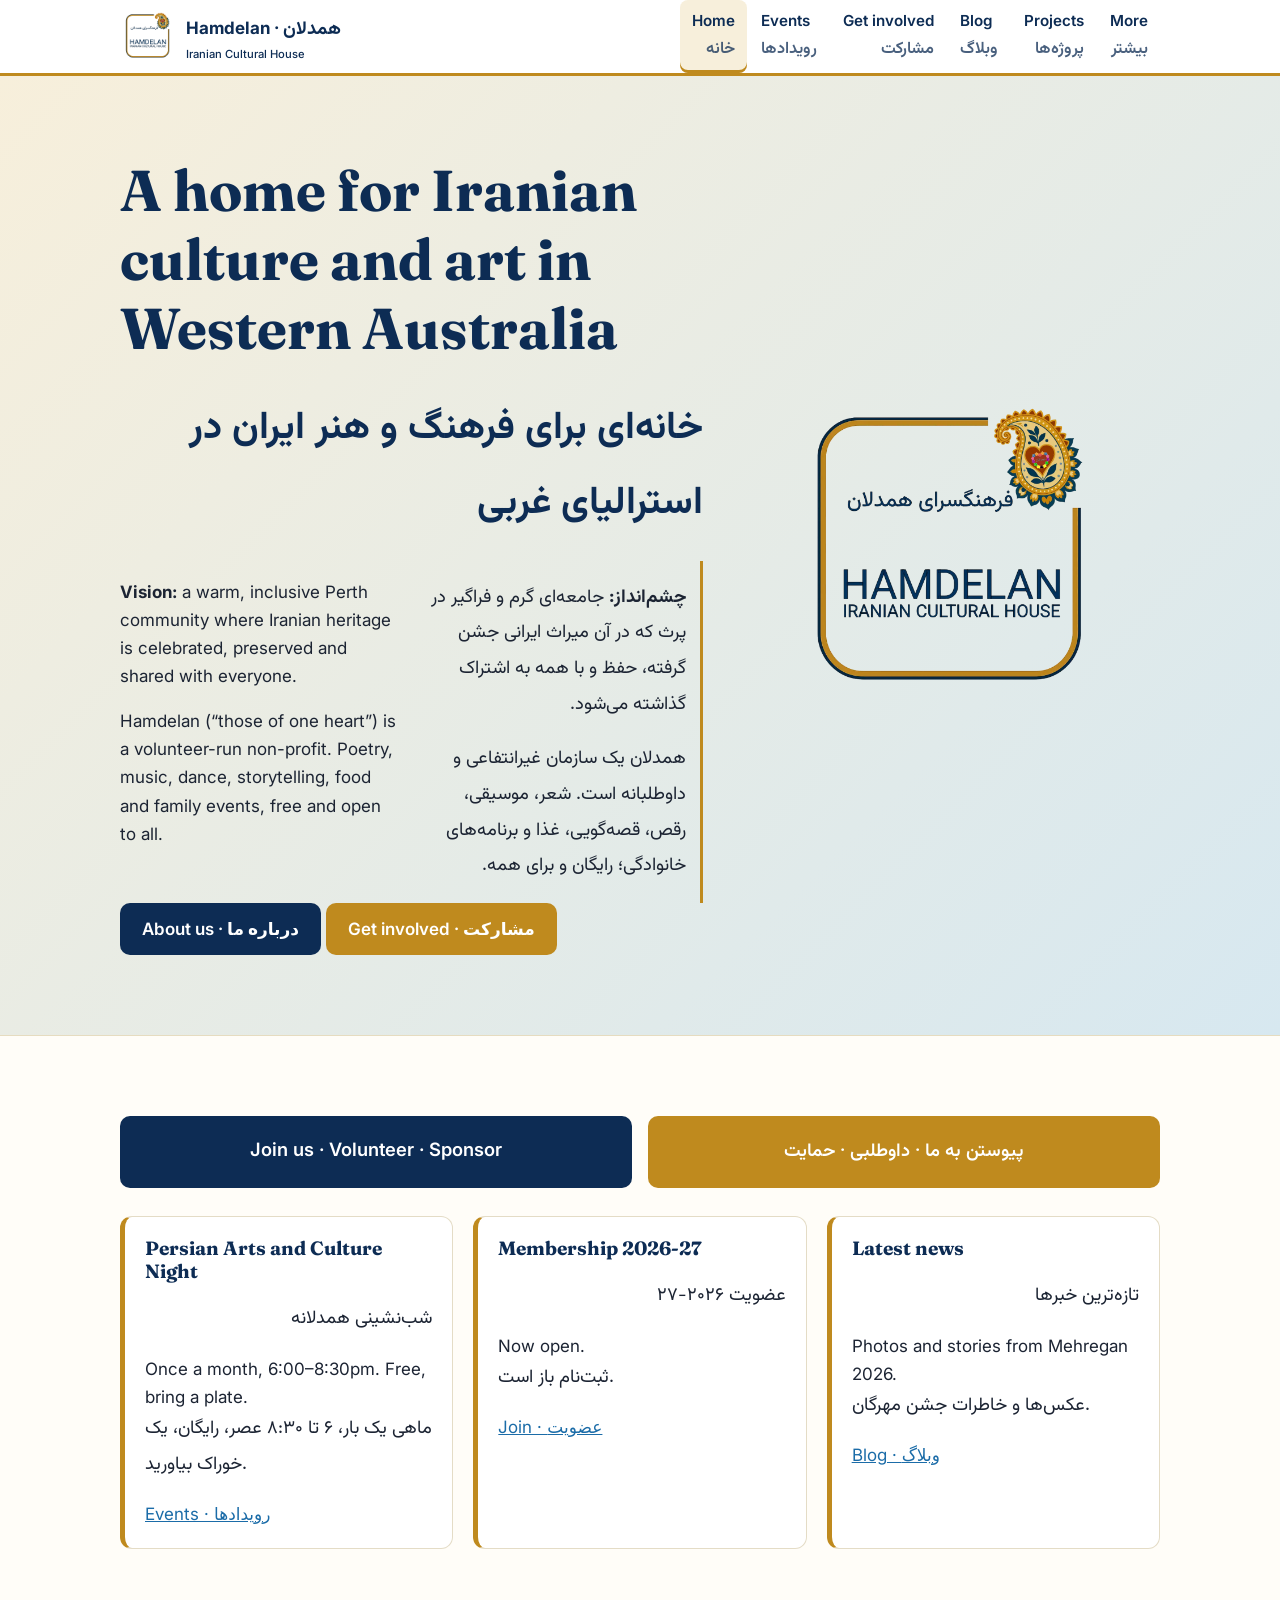
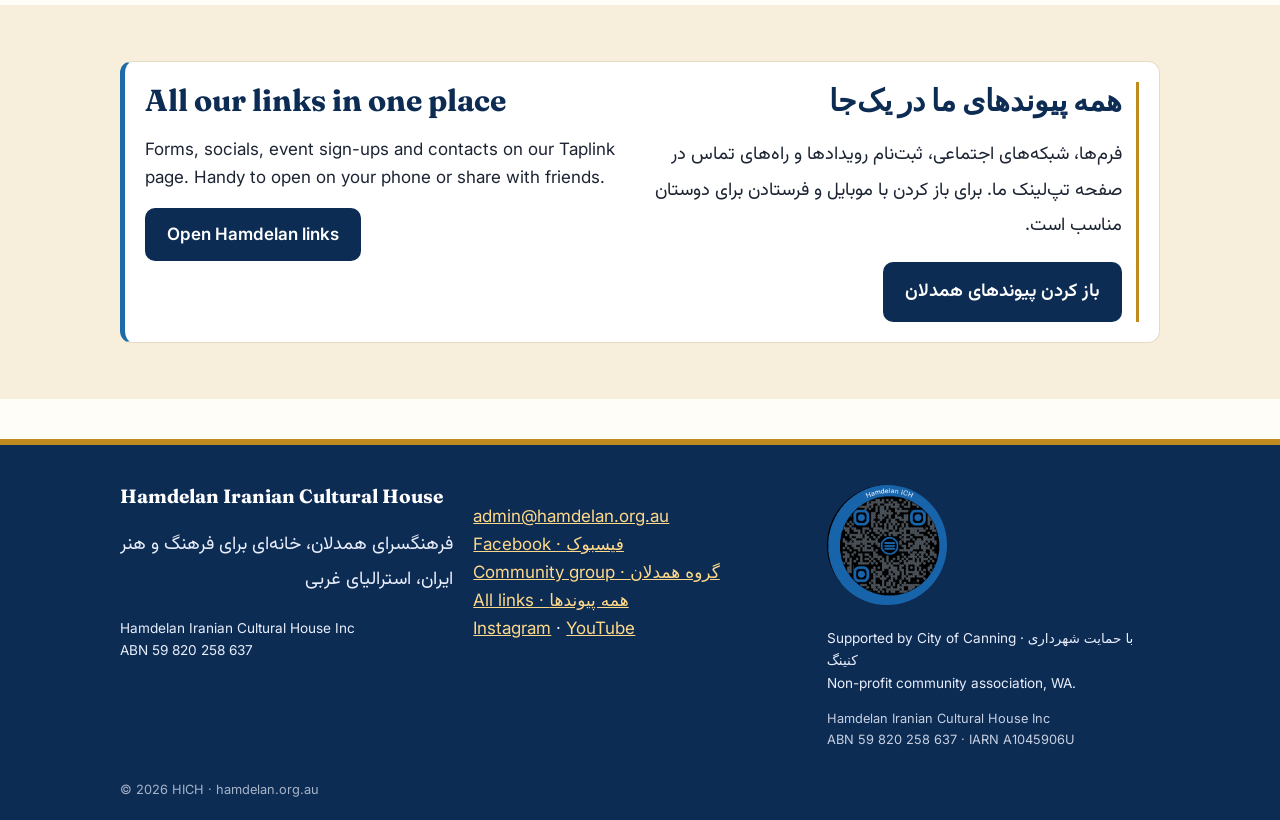
<file: index.html>
<!doctype html><html lang="en"><head><meta charset="utf-8"><meta name="viewport" content="width=device-width,initial-scale=1"><title>Home · Hamdelan Iranian Cultural House · فرهنگسرای همدلان</title><meta name="description" content="Hamdelan Iranian Cultural House (HICH): Iranian culture and art in Western Australia. فرهنگسرای همدلان"><link rel="icon" href="assets/favicon.png"><link rel="preconnect" href="https://fonts.googleapis.com"><link href="https://fonts.googleapis.com/css2?family=Fraunces:wght@600;700&family=Inter:wght@400;600;700&family=Vazirmatn:wght@400;600;700&display=swap" rel="stylesheet"><link rel="stylesheet" href="assets/style.css"></head><body data-page="index"><main id="main">
<div class="hero"><div class="wrap"><div><h1>A home for Iranian culture and art in Western Australia</h1><h1 lang="fa" style="font-size:clamp(1.6rem,3.5vw,2.4rem)">خانه‌ای برای فرهنگ و هنر ایران در استرالیای غربی</h1>
<div class="pair"><div lang="en"><p><b>Vision:</b> a warm, inclusive Perth community where Iranian heritage is celebrated, preserved and shared with everyone.</p><p>Hamdelan (“those of one heart”) is a volunteer-run non-profit. Poetry, music, dance, storytelling, food and family events, free and open to all.</p></div>
<div lang="fa"><p><b>چشم‌انداز:</b> جامعه‌ای گرم و فراگیر در پرث که در آن میراث ایرانی جشن گرفته، حفظ و با همه به اشتراک گذاشته می‌شود.</p><p>همدلان یک سازمان غیرانتفاعی و داوطلبانه است. شعر، موسیقی، رقص، قصه‌گویی، غذا و برنامه‌های خانوادگی؛ رایگان و برای همه.</p></div></div>
<a class="btn" href="more.html#about">About us · درباره ما</a> <a class="btn alt" href="get-involved.html">Get involved · مشارکت</a></div><img src="assets/logo.png" alt="Hamdelan Iranian Cultural House logo"></div></div>
<section><div class="wrap"><div class="big"><a class="btn" href="get-involved.html">Join us · Volunteer · Sponsor</a><a class="btn alt" lang="fa" href="get-involved.html">پیوستن به ما · داوطلبی · حمایت</a></div>
<div class="grid" style="margin-top:28px"><div class="card"><h3>Persian Arts and Culture Night</h3><p lang="fa">شب‌نشینی همدلانه</p><p>Once a month, 6:00–8:30pm. Free, bring a plate.<br><span lang="fa">ماهی یک بار، ۶ تا ۸:۳۰ عصر، رایگان، یک خوراک بیاورید.</span></p><a href="events.html">Events · رویدادها</a></div>
<div class="card"><h3>Membership 2026-27</h3><p lang="fa">عضویت ۲۰۲۶-۲۷</p><p>Now open.<br><span lang="fa">ثبت‌نام باز است.</span></p><a href="get-involved.html">Join · عضویت</a></div>
<div class="card"><h3>Latest news</h3><p lang="fa">تازه‌ترین خبرها</p><p>Photos and stories from Mehregan 2026.<br><span lang="fa">عکس‌ها و خاطرات جشن مهرگان.</span></p><a href="blog.html">Blog · وبلاگ</a></div></div></div></section>
<section class="alt-bg"><div class="wrap"><div class="card pair" style="border-left-color:var(--teal)"><div lang="en"><h2>All our links in one place</h2><p>Forms, socials, event sign-ups and contacts on our Taplink page. Handy to open on your phone or share with friends.</p><a class="btn" href="https://hamdelan.taplink.site/" target="_blank" rel="noopener">Open Hamdelan links</a></div><div lang="fa"><h2>همه پیوندهای ما در یک‌جا</h2><p>فرم‌ها، شبکه‌های اجتماعی، ثبت‌نام رویدادها و راه‌های تماس در صفحه تپ‌لینک ما. برای باز کردن با موبایل و فرستادن برای دوستان مناسب است.</p><a class="btn" href="https://hamdelan.taplink.site/" target="_blank" rel="noopener">باز کردن پیوندهای همدلان</a></div></div></div></section>
</main><script src="assets/site.js"></script></body></html>
</file>
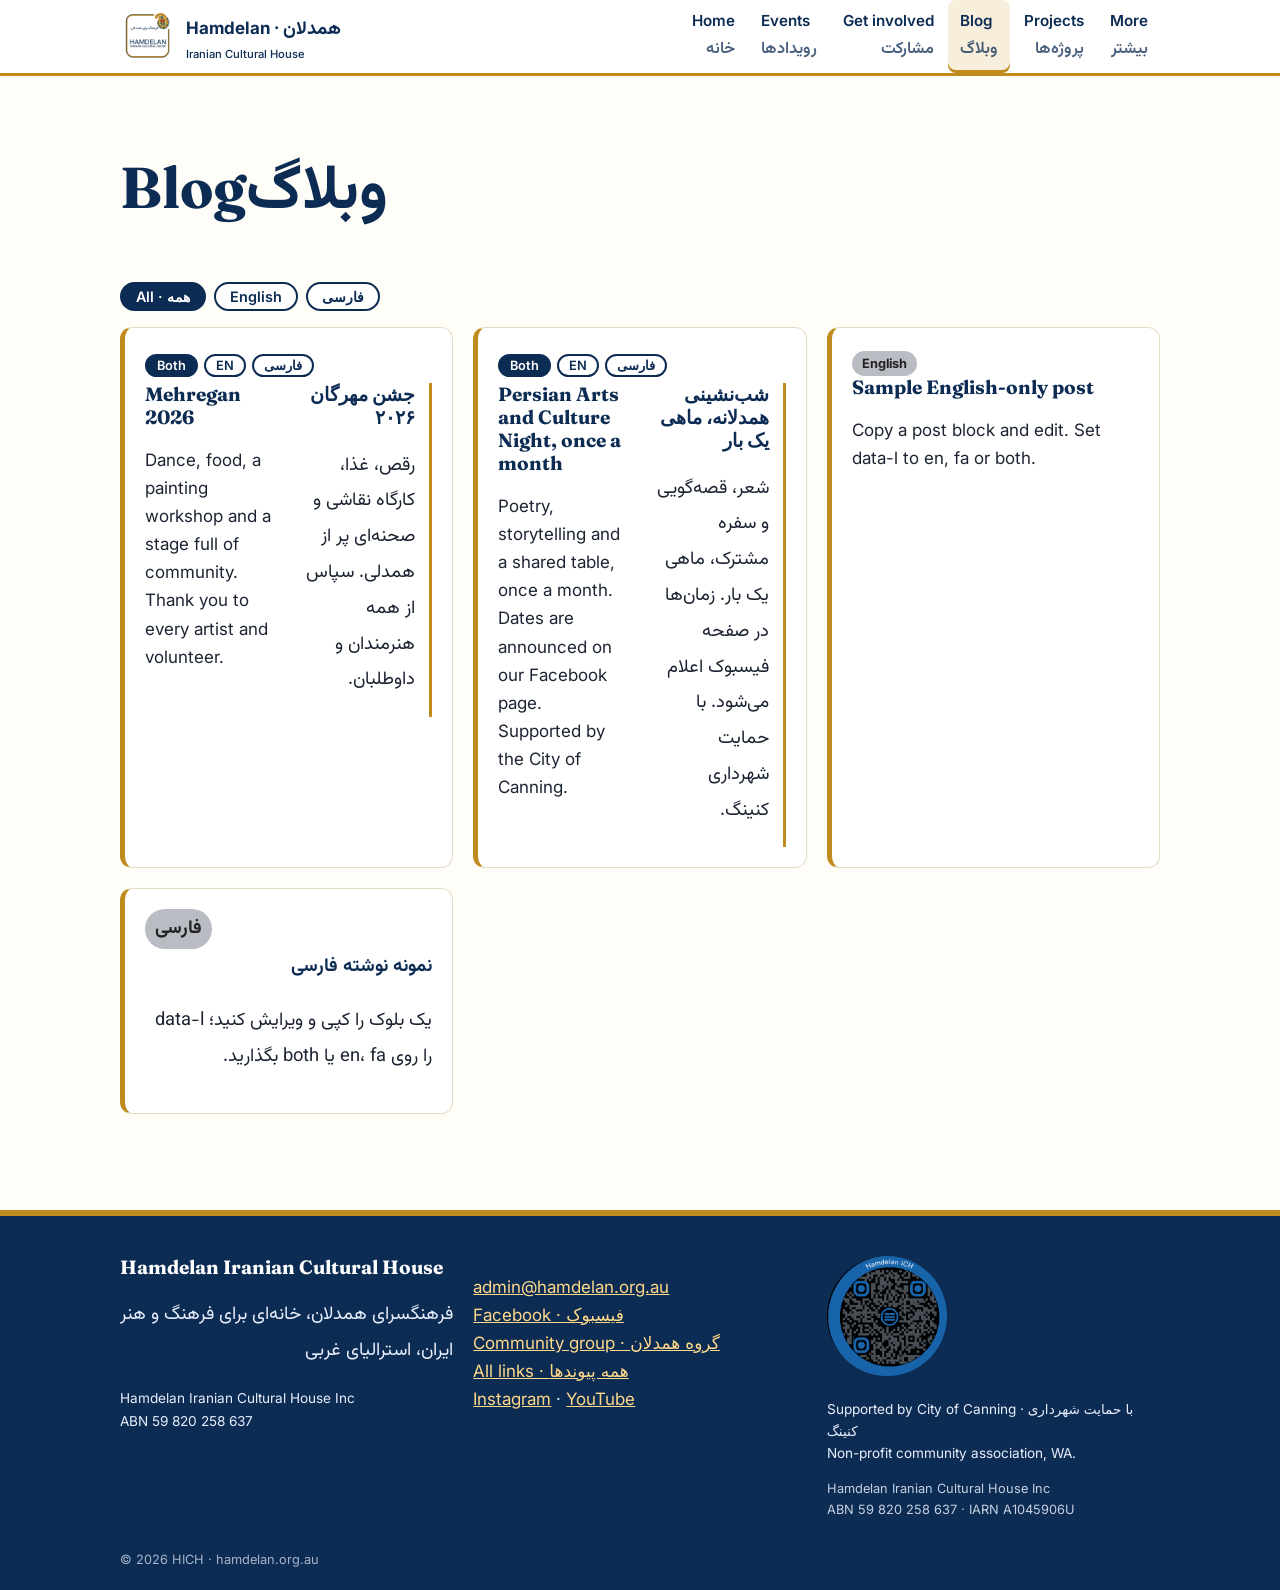
<file: blog.html>
<!doctype html><html lang="en"><head><meta charset="utf-8"><meta name="viewport" content="width=device-width,initial-scale=1"><title>Blog · Hamdelan Iranian Cultural House · فرهنگسرای همدلان</title><meta name="description" content="Hamdelan Iranian Cultural House (HICH): Iranian culture and art in Western Australia. فرهنگسرای همدلان"><link rel="icon" href="assets/favicon.png"><link rel="preconnect" href="https://fonts.googleapis.com"><link href="https://fonts.googleapis.com/css2?family=Fraunces:wght@600;700&family=Inter:wght@400;600;700&family=Vazirmatn:wght@400;600;700&display=swap" rel="stylesheet"><link rel="stylesheet" href="assets/style.css"></head><body data-page="blog"><main id="main">
<section><div class="wrap"><h1 class="bi"><span lang="en">Blog</span><span lang="fa">وبلاگ</span></h1>
<div class="chips"><button class="on" data-f="all">All · همه</button><button data-f="en">English</button><button data-f="fa" lang="fa">فارسی</button></div><div class="grid">
<article class="card post" data-l="both"><div class="tg"><button class="on">Both</button><button data-s="en">EN</button><button data-s="fa" lang="fa">فارسی</button></div><div class="pair"><div lang="en"><h3>Mehregan 2026</h3><p>Dance, food, a painting workshop and a stage full of community. Thank you to every artist and volunteer.</p></div><div lang="fa"><h3>جشن مهرگان ۲۰۲۶</h3><p>رقص، غذا، کارگاه نقاشی و صحنه‌ای پر از همدلی. سپاس از همه هنرمندان و داوطلبان.</p></div></div></article>
<article class="card post" data-l="both"><div class="tg"><button class="on">Both</button><button data-s="en">EN</button><button data-s="fa" lang="fa">فارسی</button></div><div class="pair"><div lang="en"><h3>Persian Arts and Culture Night, once a month</h3><p>Poetry, storytelling and a shared table, once a month. Dates are announced on our Facebook page. Supported by the City of Canning.</p></div><div lang="fa"><h3>شب‌نشینی همدلانه، ماهی یک بار</h3><p>شعر، قصه‌گویی و سفره مشترک، ماهی یک بار. زمان‌ها در صفحه فیسبوک اعلام می‌شود. با حمایت شهرداری کنینگ.</p></div></div></article>
<article class="card post" data-l="en"><span class="tag">English</span><h3>Sample English-only post</h3><p>Copy a post block and edit. Set data-l to en, fa or both.</p></article>
<article class="card post" data-l="fa"><span class="tag" lang="fa">فارسی</span><h3 lang="fa">نمونه نوشته فارسی</h3><p lang="fa">یک بلوک را کپی و ویرایش کنید؛ data-l را روی en، fa یا both بگذارید.</p></article></div></div></section>
</main><script src="assets/site.js"></script></body></html>
</file>
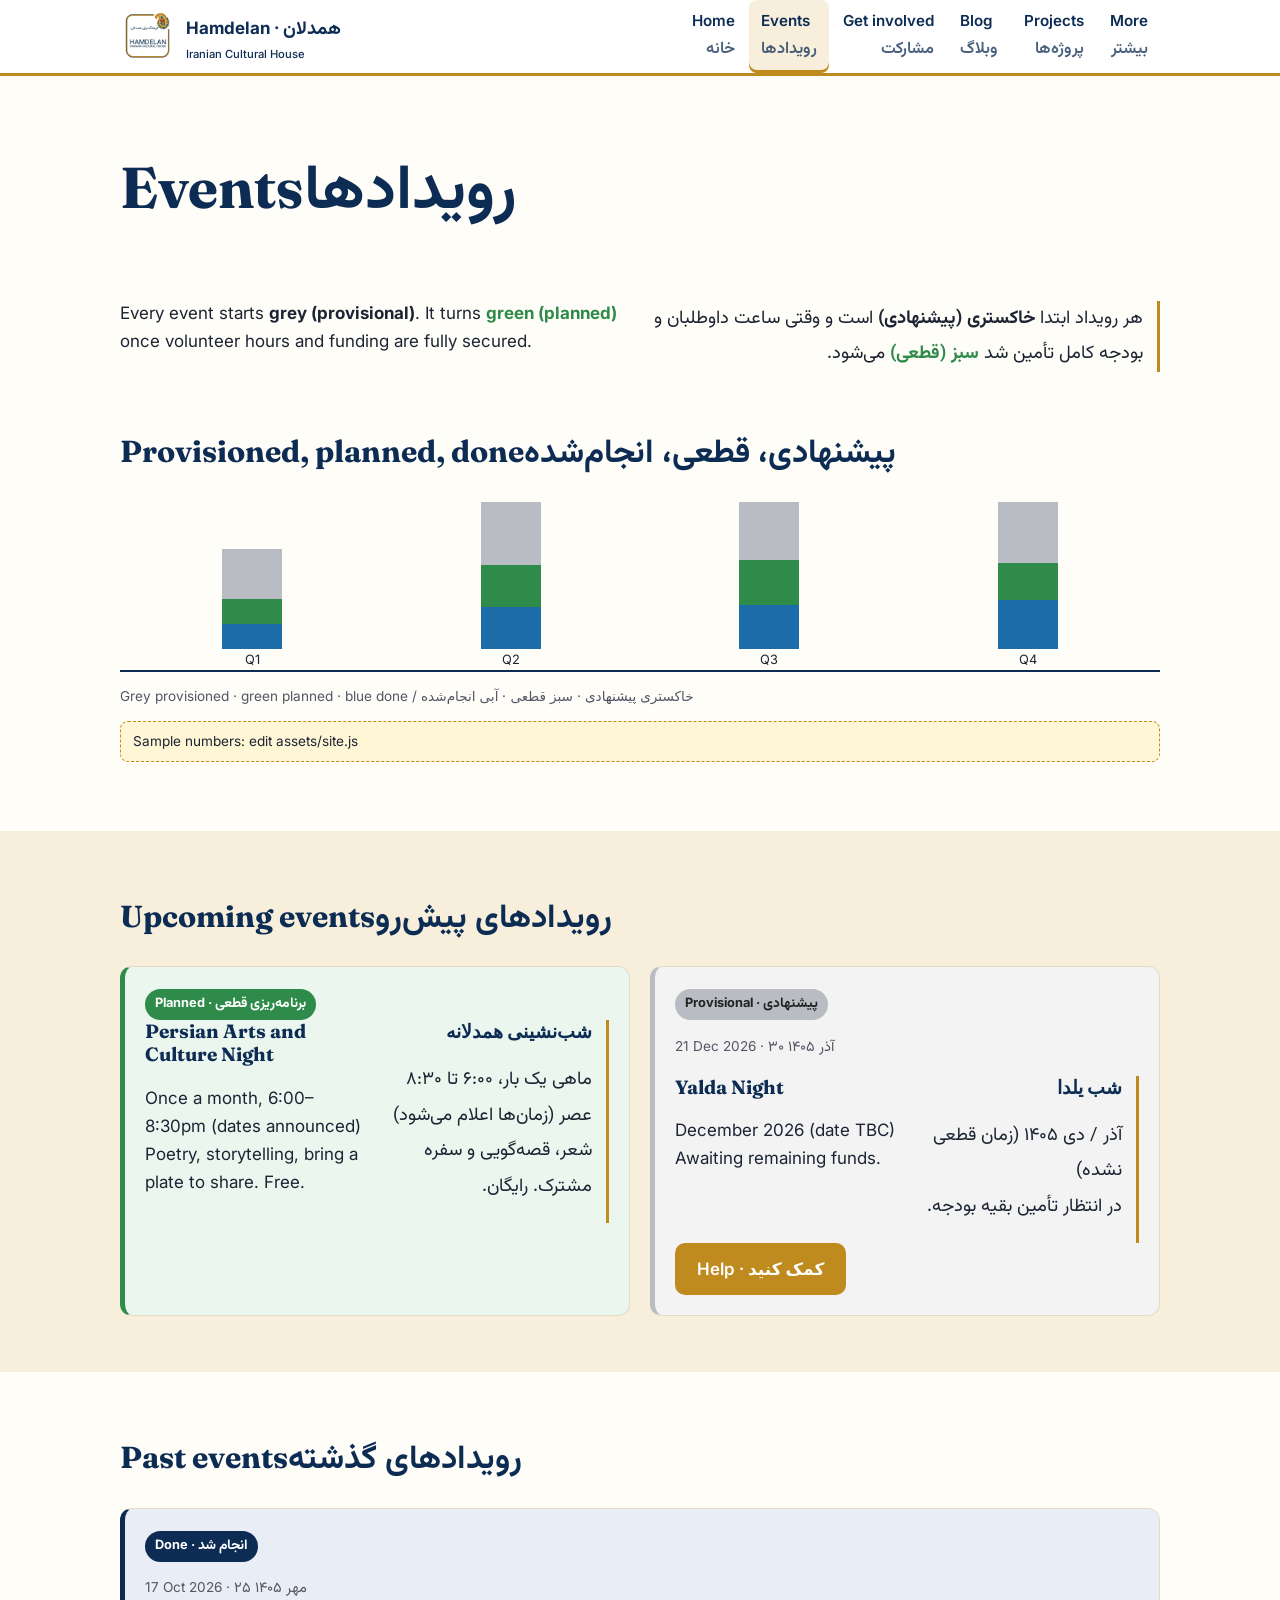
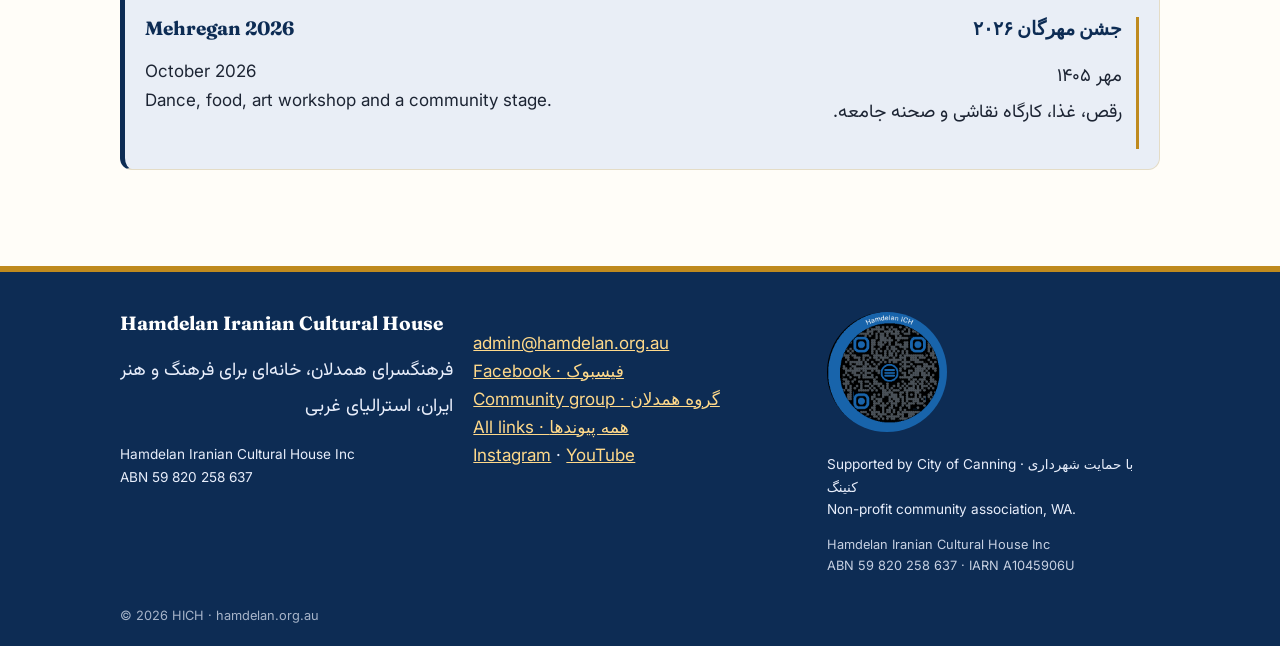
<file: events.html>
<!doctype html><html lang="en"><head><meta charset="utf-8"><meta name="viewport" content="width=device-width,initial-scale=1"><title>Events · Hamdelan Iranian Cultural House · فرهنگسرای همدلان</title><meta name="description" content="Hamdelan Iranian Cultural House (HICH): Iranian culture and art in Western Australia. فرهنگسرای همدلان"><link rel="icon" href="assets/favicon.png"><link rel="preconnect" href="https://fonts.googleapis.com"><link href="https://fonts.googleapis.com/css2?family=Fraunces:wght@600;700&family=Inter:wght@400;600;700&family=Vazirmatn:wght@400;600;700&display=swap" rel="stylesheet"><link rel="stylesheet" href="assets/style.css"></head><body data-page="events"><main id="main">
<section><div class="wrap"><h1 class="bi"><span lang="en">Events</span><span lang="fa">رویدادها</span></h1><div class="pair"><p lang="en">Every event starts <b>grey (provisional)</b>. It turns <b style="color:var(--green)">green (planned)</b> once volunteer hours and funding are fully secured.</p><p lang="fa">هر رویداد ابتدا <b>خاکستری (پیشنهادی)</b> است و وقتی ساعت داوطلبان و بودجه کامل تأمین شد <b style="color:var(--green)">سبز (قطعی)</b> می‌شود.</p></div>
<h2 class="bi" style="margin-top:32px"><span lang="en">Provisioned, planned, done</span><span lang="fa">پیشنهادی، قطعی، انجام‌شده</span></h2><div id="chart" class="chart"></div><p class="lbl">Grey provisioned · green planned · blue done / خاکستری پیشنهادی · سبز قطعی · آبی انجام‌شده</p><p class="note">Sample numbers: edit assets/site.js</p></div></section>
<section class="alt-bg"><div class="wrap"><h2 class="bi"><span lang="en">Upcoming events</span><span lang="fa">رویدادهای پیش‌رو</span></h2><div id="upcoming" class="grid"></div></div></section>
<section><div class="wrap"><h2 class="bi"><span lang="en">Past events</span><span lang="fa">رویدادهای گذشته</span></h2><div id="past" class="grid"></div></div></section>
</main><script src="assets/site.js"></script></body></html>
</file>
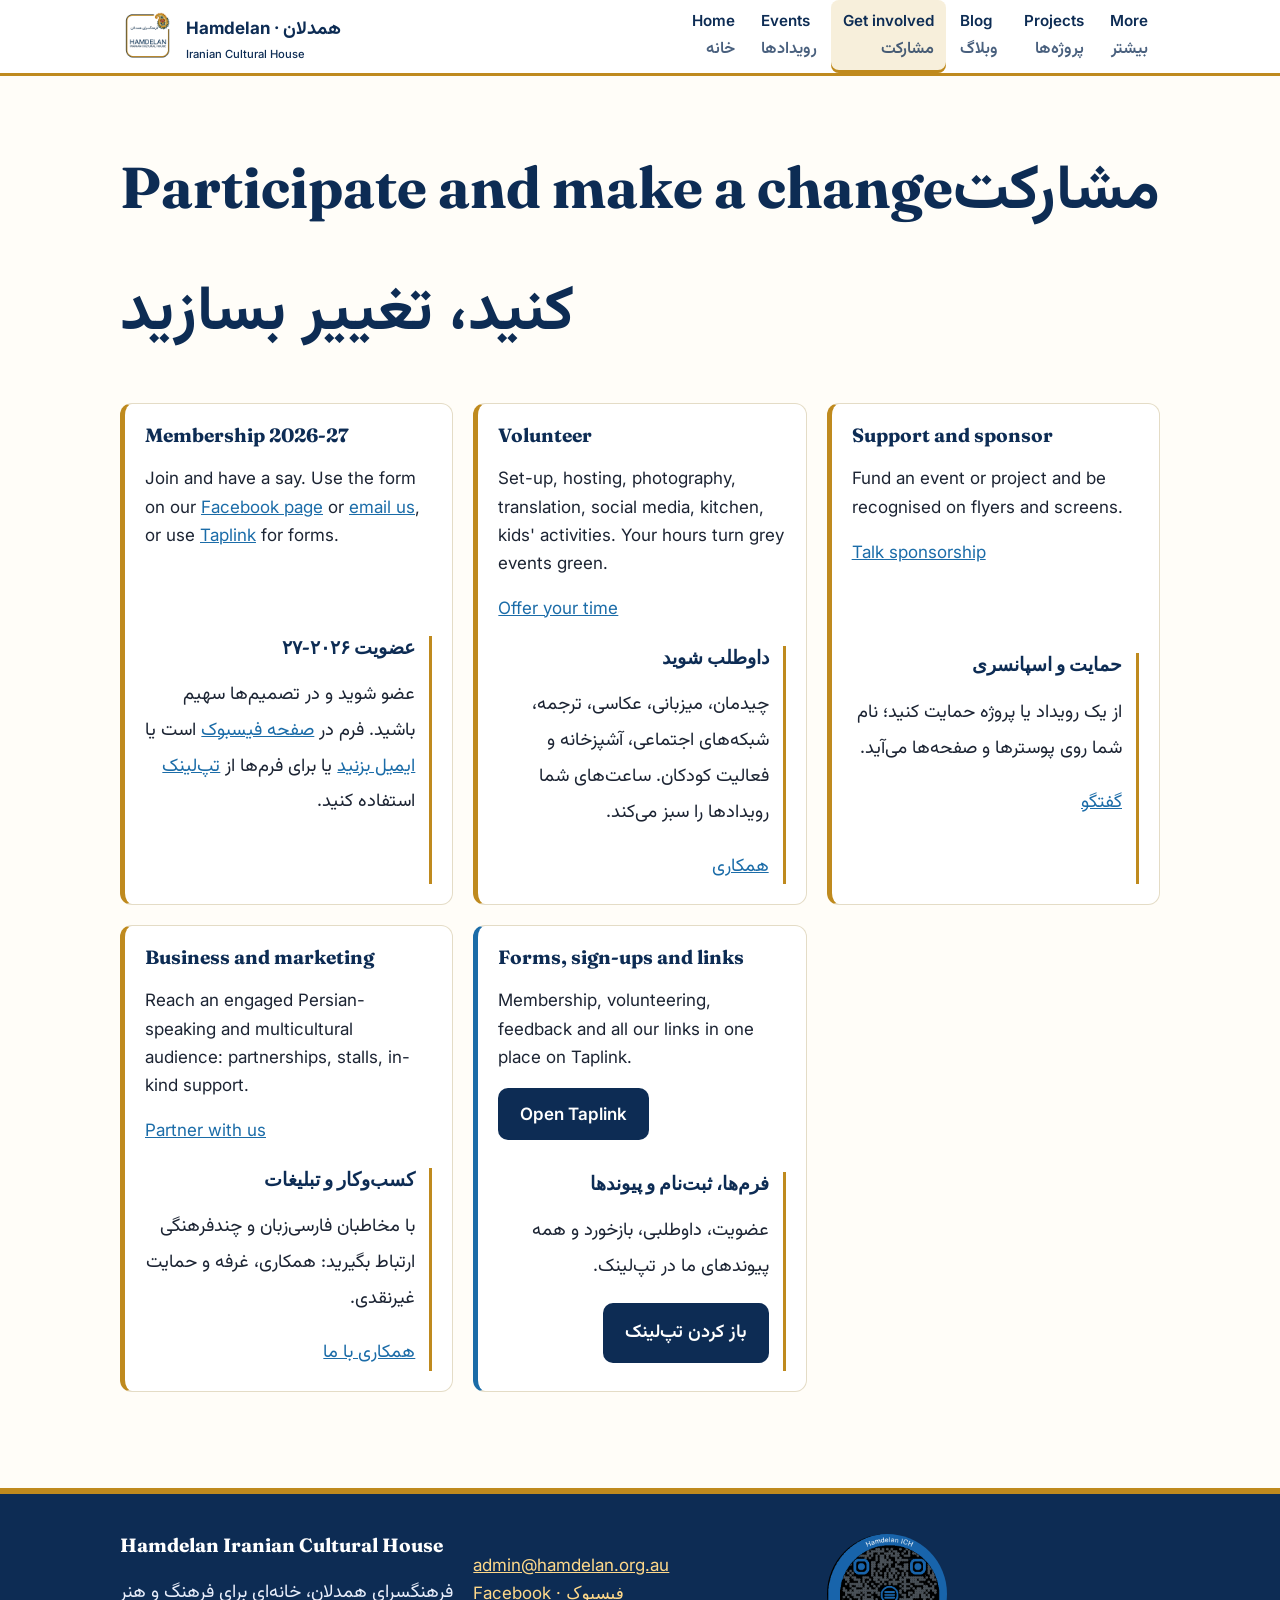
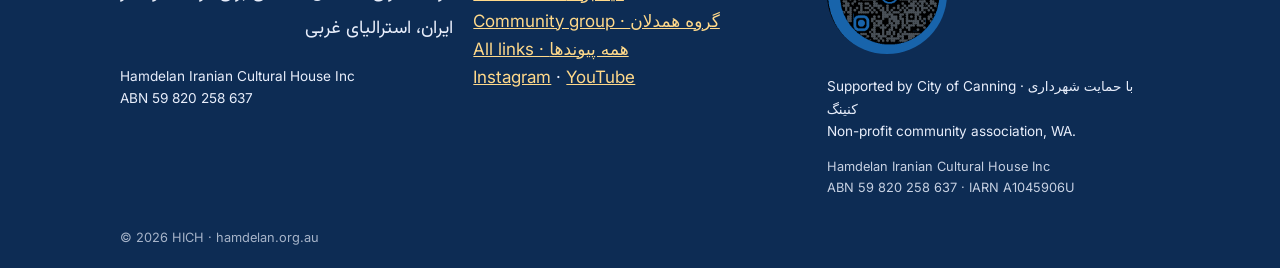
<file: get-involved.html>
<!doctype html><html lang="en"><head><meta charset="utf-8"><meta name="viewport" content="width=device-width,initial-scale=1"><title>Get involved · Hamdelan Iranian Cultural House · فرهنگسرای همدلان</title><meta name="description" content="Hamdelan Iranian Cultural House (HICH): Iranian culture and art in Western Australia. فرهنگسرای همدلان"><link rel="icon" href="assets/favicon.png"><link rel="preconnect" href="https://fonts.googleapis.com"><link href="https://fonts.googleapis.com/css2?family=Fraunces:wght@600;700&family=Inter:wght@400;600;700&family=Vazirmatn:wght@400;600;700&display=swap" rel="stylesheet"><link rel="stylesheet" href="assets/style.css"></head><body data-page="get-involved"><main id="main">
<section><div class="wrap"><h1 class="bi"><span lang="en">Participate and make a change</span><span lang="fa">مشارکت کنید، تغییر بسازید</span></h1><div class="grid">
<div class="card pair" style="grid-template-columns:1fr"><div lang="en"><h3>Membership 2026-27</h3><p>Join and have a say. Use the form on our <a href="https://www.facebook.com/profile.php?id=61584418282990">Facebook page</a> or <a href="mailto:admin@hamdelan.org.au?subject=Membership">email us</a>, or use <a href="https://hamdelan.taplink.site/" target="_blank" rel="noopener">Taplink</a> for forms.</p></div><div lang="fa"><h3>عضویت ۲۰۲۶-۲۷</h3><p>عضو شوید و در تصمیم‌ها سهیم باشید. فرم در <a href="https://www.facebook.com/profile.php?id=61584418282990">صفحه فیسبوک</a> است یا <a href="mailto:admin@hamdelan.org.au?subject=Membership">ایمیل بزنید</a> یا برای فرم‌ها از <a href="https://hamdelan.taplink.site/" target="_blank" rel="noopener">تپ‌لینک</a> استفاده کنید.</p></div></div>
<div class="card pair" style="grid-template-columns:1fr"><div lang="en"><h3>Volunteer</h3><p>Set-up, hosting, photography, translation, social media, kitchen, kids' activities. Your hours turn grey events green.</p><a href="mailto:admin@hamdelan.org.au?subject=Volunteering">Offer your time</a></div><div lang="fa"><h3>داوطلب شوید</h3><p>چیدمان، میزبانی، عکاسی، ترجمه، شبکه‌های اجتماعی، آشپزخانه و فعالیت کودکان. ساعت‌های شما رویدادها را سبز می‌کند.</p><a href="mailto:admin@hamdelan.org.au?subject=Volunteering">همکاری</a></div></div>
<div class="card pair" style="grid-template-columns:1fr"><div lang="en"><h3>Support and sponsor</h3><p>Fund an event or project and be recognised on flyers and screens.</p><a href="mailto:admin@hamdelan.org.au?subject=Sponsorship">Talk sponsorship</a></div><div lang="fa"><h3>حمایت و اسپانسری</h3><p>از یک رویداد یا پروژه حمایت کنید؛ نام شما روی پوسترها و صفحه‌ها می‌آید.</p><a href="mailto:admin@hamdelan.org.au?subject=Sponsorship">گفتگو</a></div></div>
<div class="card pair" style="grid-template-columns:1fr"><div lang="en"><h3>Business and marketing</h3><p>Reach an engaged Persian-speaking and multicultural audience: partnerships, stalls, in-kind support.</p><a href="mailto:admin@hamdelan.org.au?subject=Business">Partner with us</a></div><div lang="fa"><h3>کسب‌وکار و تبلیغات</h3><p>با مخاطبان فارسی‌زبان و چندفرهنگی ارتباط بگیرید: همکاری، غرفه و حمایت غیرنقدی.</p><a href="mailto:admin@hamdelan.org.au?subject=Business">همکاری با ما</a></div></div><div class="card pair" style="grid-template-columns:1fr;border-left-color:var(--teal)"><div lang="en"><h3>Forms, sign-ups and links</h3><p>Membership, volunteering, feedback and all our links in one place on Taplink.</p><a class="btn" href="https://hamdelan.taplink.site/" target="_blank" rel="noopener">Open Taplink</a></div><div lang="fa"><h3>فرم‌ها، ثبت‌نام و پیوندها</h3><p>عضویت، داوطلبی، بازخورد و همه پیوندهای ما در تپ‌لینک.</p><a class="btn" href="https://hamdelan.taplink.site/" target="_blank" rel="noopener">باز کردن تپ‌لینک</a></div></div></div></div></section>
</main><script src="assets/site.js"></script></body></html>
</file>
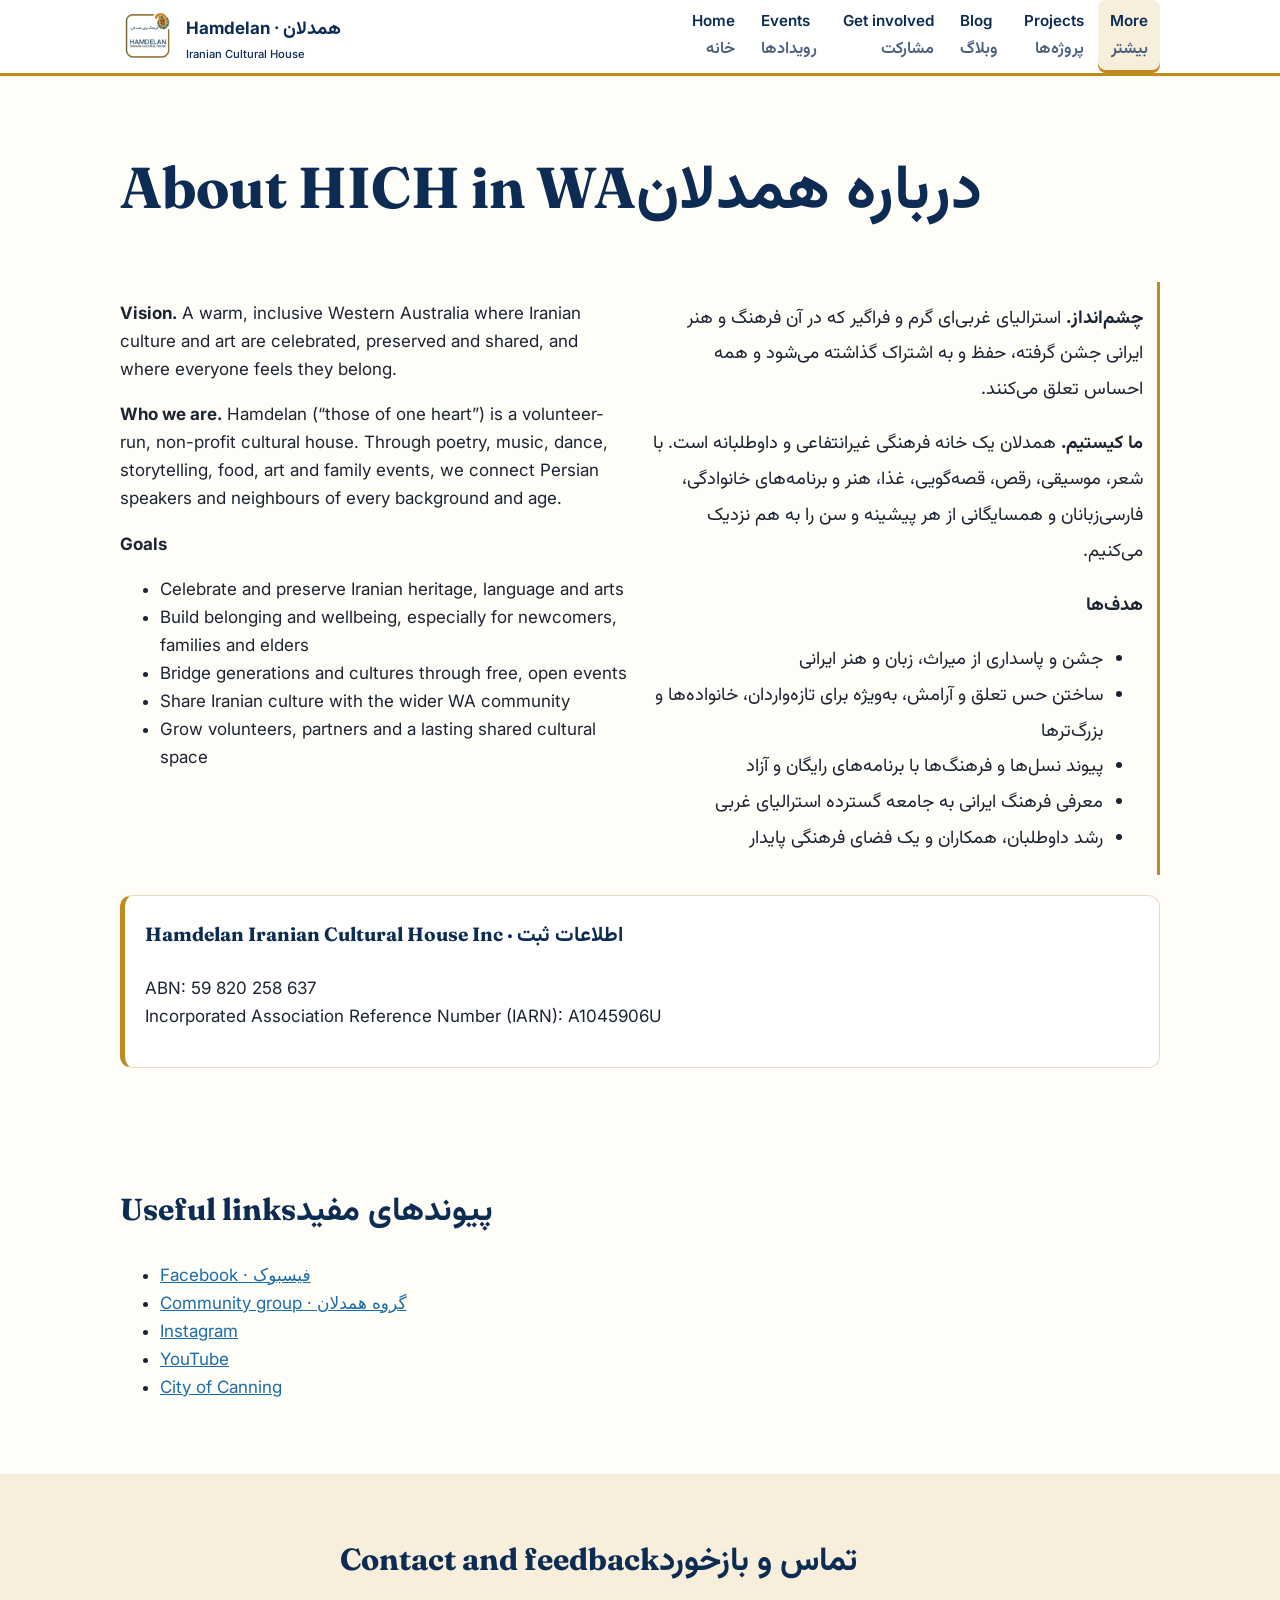
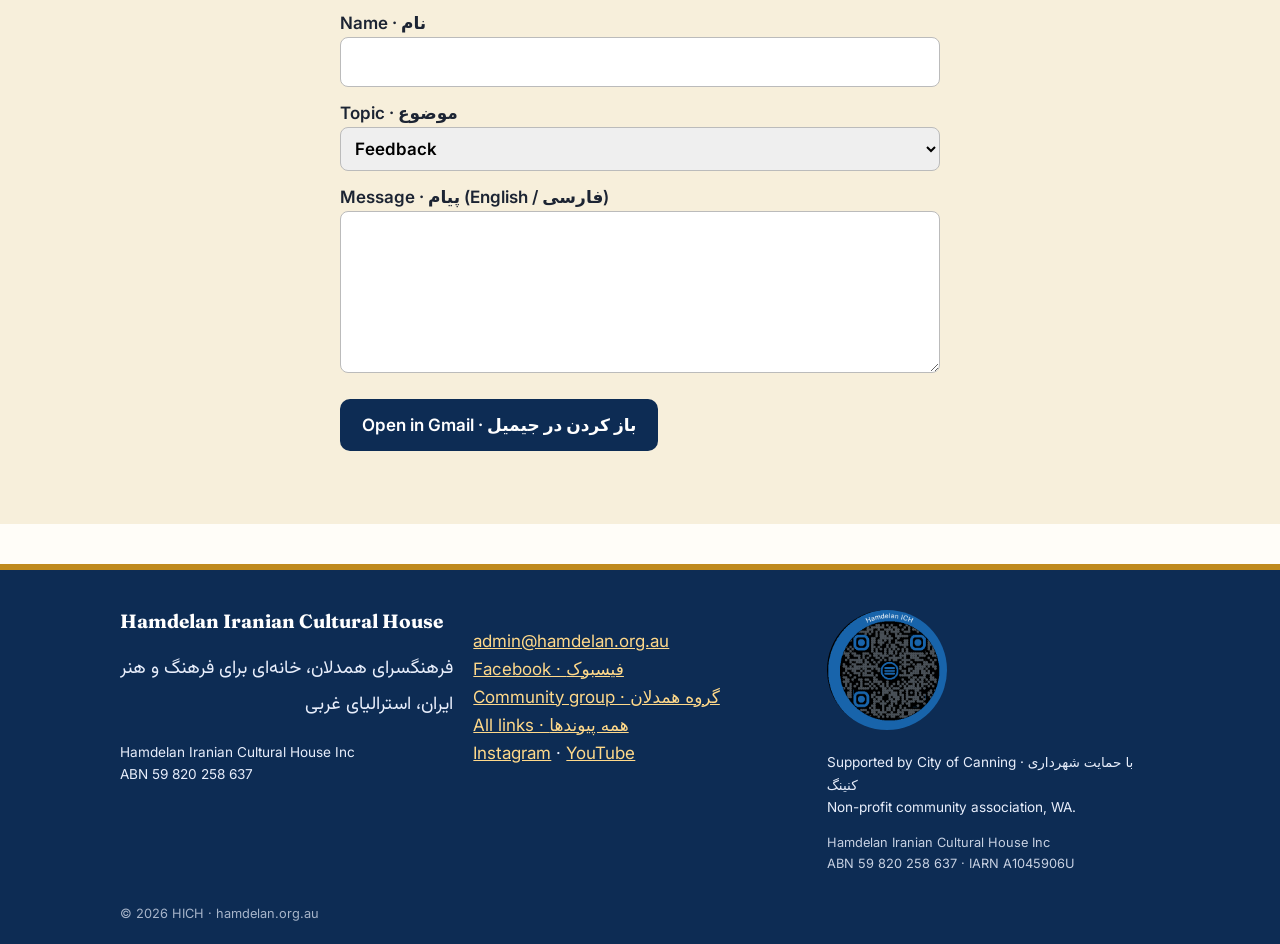
<file: more.html>
<!doctype html><html lang="en"><head><meta charset="utf-8"><meta name="viewport" content="width=device-width,initial-scale=1"><title>More · Hamdelan Iranian Cultural House · فرهنگسرای همدلان</title><meta name="description" content="Hamdelan Iranian Cultural House (HICH): Iranian culture and art in Western Australia. فرهنگسرای همدلان"><link rel="icon" href="assets/favicon.png"><link rel="preconnect" href="https://fonts.googleapis.com"><link href="https://fonts.googleapis.com/css2?family=Fraunces:wght@600;700&family=Inter:wght@400;600;700&family=Vazirmatn:wght@400;600;700&display=swap" rel="stylesheet"><link rel="stylesheet" href="assets/style.css"></head><body data-page="more"><main id="main">
<section id="about"><div class="wrap"><h1 class="bi"><span lang="en">About HICH in WA</span><span lang="fa">درباره همدلان</span></h1><div class="pair"><div lang="en"><p><b>Vision.</b> A warm, inclusive Western Australia where Iranian culture and art are celebrated, preserved and shared, and where everyone feels they belong.</p><p><b>Who we are.</b> Hamdelan (“those of one heart”) is a volunteer-run, non-profit cultural house. Through poetry, music, dance, storytelling, food, art and family events, we connect Persian speakers and neighbours of every background and age.</p><p><b>Goals</b></p><ul><li>Celebrate and preserve Iranian heritage, language and arts</li><li>Build belonging and wellbeing, especially for newcomers, families and elders</li><li>Bridge generations and cultures through free, open events</li><li>Share Iranian culture with the wider WA community</li><li>Grow volunteers, partners and a lasting shared cultural space</li></ul></div>
<div lang="fa"><p><b>چشم‌انداز.</b> استرالیای غربی‌ای گرم و فراگیر که در آن فرهنگ و هنر ایرانی جشن گرفته، حفظ و به اشتراک گذاشته می‌شود و همه احساس تعلق می‌کنند.</p><p><b>ما کیستیم.</b> همدلان یک خانه فرهنگی غیرانتفاعی و داوطلبانه است. با شعر، موسیقی، رقص، قصه‌گویی، غذا، هنر و برنامه‌های خانوادگی، فارسی‌زبانان و همسایگانی از هر پیشینه و سن را به هم نزدیک می‌کنیم.</p><p><b>هدف‌ها</b></p><ul><li>جشن و پاسداری از میراث، زبان و هنر ایرانی</li><li>ساختن حس تعلق و آرامش، به‌ویژه برای تازه‌واردان، خانواده‌ها و بزرگ‌ترها</li><li>پیوند نسل‌ها و فرهنگ‌ها با برنامه‌های رایگان و آزاد</li><li>معرفی فرهنگ ایرانی به جامعه گسترده استرالیای غربی</li><li>رشد داوطلبان، همکاران و یک فضای فرهنگی پایدار</li></ul></div></div><div class="card" style="margin-top:20px"><h3>Hamdelan Iranian Cultural House Inc · <span lang="fa">اطلاعات ثبت</span></h3><p>ABN: 59 820 258 637<br>Incorporated Association Reference Number (IARN): A1045906U</p></div></div></section>
<section id="links"><div class="wrap"><h2 class="bi"><span lang="en">Useful links</span><span lang="fa">پیوندهای مفید</span></h2><ul><li><a href="https://www.facebook.com/profile.php?id=61584418282990">Facebook · فیسبوک</a></li><li><a href="https://www.facebook.com/groups/www.hamdelan.org.au">Community group · گروه همدلان</a></li><li><a href="https://www.instagram.com/iranian_cultural_house_hich">Instagram</a></li><li><a href="https://www.youtube.com/@Hamdelan_ICH_WA">YouTube</a></li><li><a href="https://www.canning.wa.gov.au">City of Canning</a></li></ul></div></section>
<section class="alt-bg" id="contact"><div class="wrap" style="max-width:640px"><h2 class="bi"><span lang="en">Contact and feedback</span><span lang="fa">تماس و بازخورد</span></h2><form id="fb"><label>Name · نام<input name="name" required></label><label>Topic · موضوع<select name="topic"><option>Feedback</option><option>Question</option><option>Volunteering</option><option>Sponsorship</option></select></label><label>Message · پیام (English / فارسی)<textarea name="msg" rows="5" required></textarea></label><p><button class="btn" type="submit">Open in Gmail · باز کردن در جیمیل</button></p></form></div></section>
</main><script src="assets/site.js"></script></body></html>
</file>
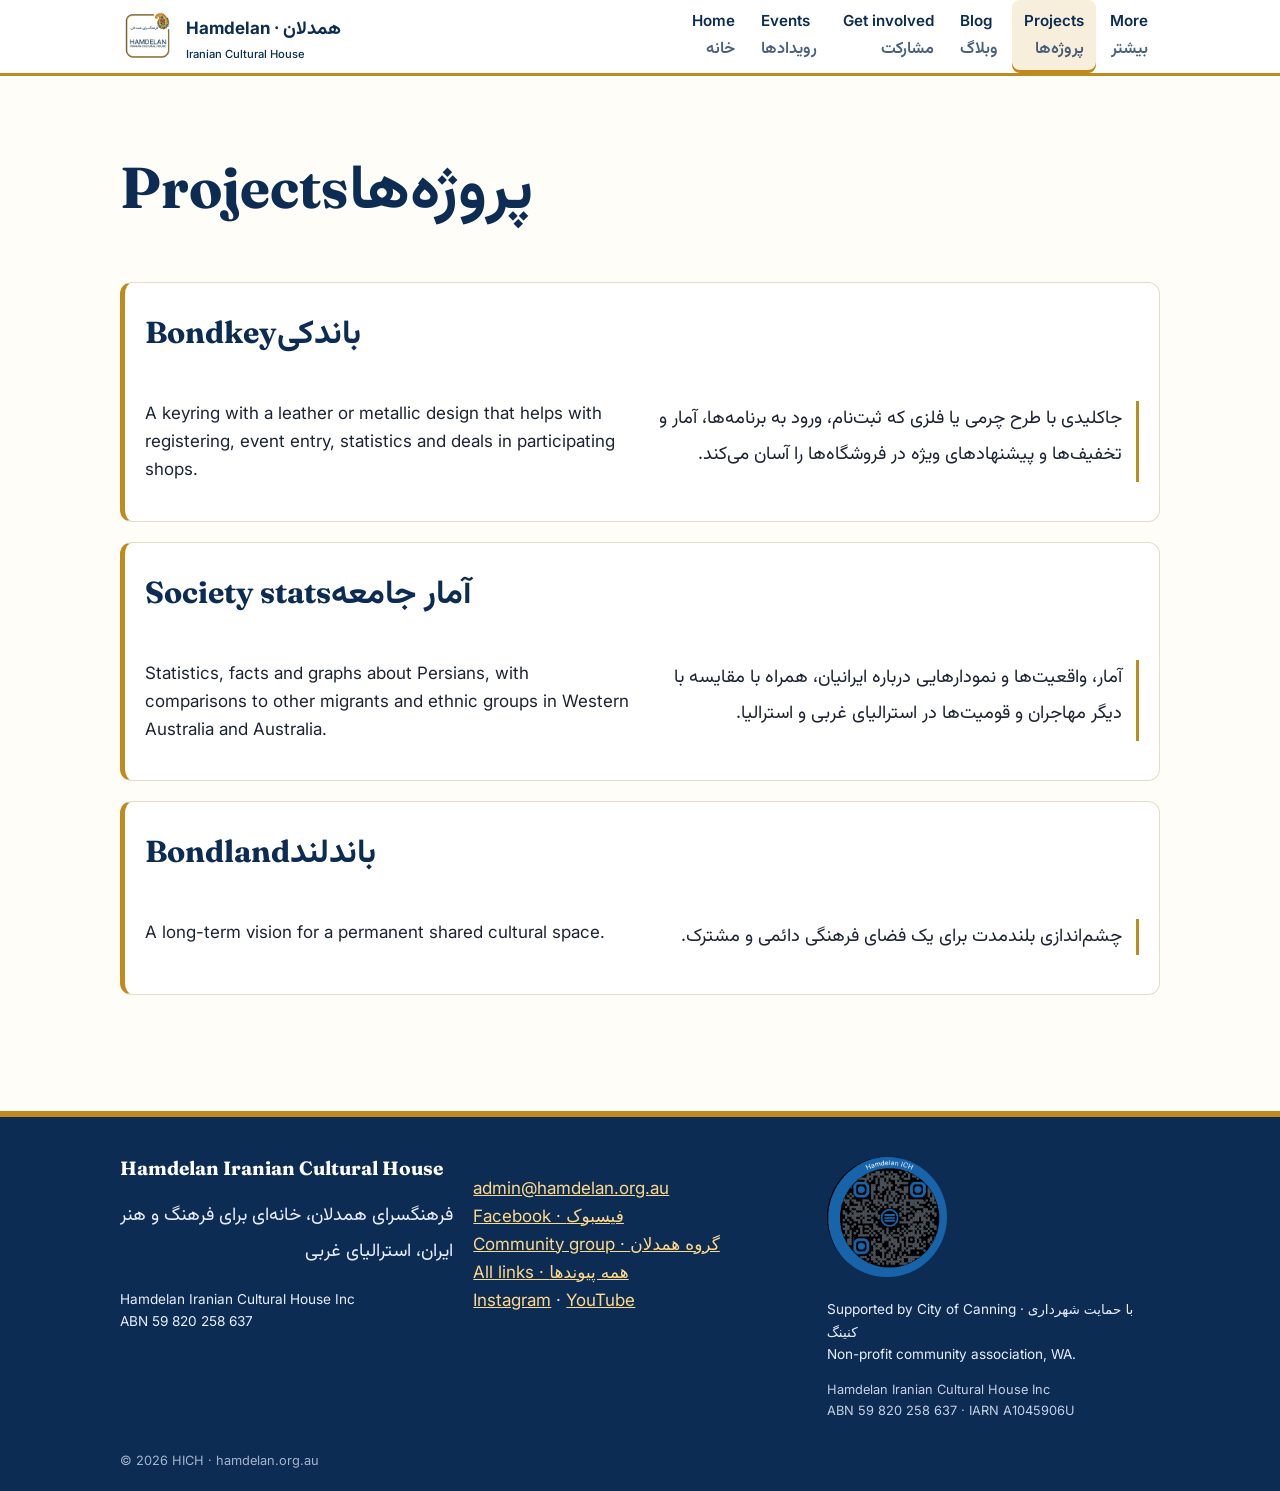
<file: projects.html>
<!doctype html><html lang="en"><head><meta charset="utf-8"><meta name="viewport" content="width=device-width,initial-scale=1"><title>Projects · Hamdelan Iranian Cultural House · فرهنگسرای همدلان</title><meta name="description" content="Hamdelan Iranian Cultural House (HICH): Iranian culture and art in Western Australia. فرهنگسرای همدلان"><link rel="icon" href="assets/favicon.png"><link rel="preconnect" href="https://fonts.googleapis.com"><link href="https://fonts.googleapis.com/css2?family=Fraunces:wght@600;700&family=Inter:wght@400;600;700&family=Vazirmatn:wght@400;600;700&display=swap" rel="stylesheet"><link rel="stylesheet" href="assets/style.css"></head><body data-page="projects"><main id="main"><section><div class="wrap"><h1 class="bi"><span lang="en">Projects</span><span lang="fa">پروژه‌ها</span></h1>
<div class="card" style="margin-bottom:20px"><h2 class="bi"><span lang="en">Bondkey</span><span lang="fa">باندکی</span></h2><div class="pair"><p lang="en">A keyring with a leather or metallic design that helps with registering, event entry, statistics and deals in participating shops.</p><p lang="fa">جاکلیدی با طرح چرمی یا فلزی که ثبت‌نام، ورود به برنامه‌ها، آمار و تخفیف‌ها و پیشنهادهای ویژه در فروشگاه‌ها را آسان می‌کند.</p></div></div>
<div class="card" style="margin-bottom:20px"><h2 class="bi"><span lang="en">Society stats</span><span lang="fa">آمار جامعه</span></h2><div class="pair"><p lang="en">Statistics, facts and graphs about Persians, with comparisons to other migrants and ethnic groups in Western Australia and Australia.</p><p lang="fa">آمار، واقعیت‌ها و نمودارهایی درباره ایرانیان، همراه با مقایسه با دیگر مهاجران و قومیت‌ها در استرالیای غربی و استرالیا.</p></div></div>
<div class="card" style="margin-bottom:20px"><h2 class="bi"><span lang="en">Bondland</span><span lang="fa">باندلند</span></h2><div class="pair"><p lang="en">A long-term vision for a permanent shared cultural space.</p><p lang="fa">چشم‌اندازی بلندمدت برای یک فضای فرهنگی دائمی و مشترک.</p></div></div>
</div></section>
</main><script src="assets/site.js"></script></body></html>
</file>
<file: assets/style.css>
:root{--navy:#0d2c54;--gold:#bf8a1e;--sand:#f7efdb;--teal:#1b6ca8;--ink:#1c2433;--green:#2e8b4a;--grey:#b9bcc2;--bg:#fffdf8}
*{box-sizing:border-box}html{scroll-behavior:smooth}
body{margin:0;font:17px/1.65 "Inter",system-ui,sans-serif;color:var(--ink);background:var(--bg)}
h1,h2,h3{font-family:"Fraunces",Georgia,serif;color:var(--navy);line-height:1.2;margin:0 0 .5em}
h1{font-size:clamp(2.2rem,5vw,3.6rem)}h2{font-size:1.9rem}h3{font-size:1.2rem}
a{color:var(--teal)}.fa{font-family:"Vazirmatn",sans-serif;direction:rtl}
.wrap{max-width:1080px;margin:auto;padding:0 20px}
header{position:sticky;top:0;z-index:9;background:#fff;border-bottom:3px solid var(--gold)}
header .wrap{display:flex;align-items:center;gap:16px;min-height:72px}
.brand{display:flex;align-items:center;gap:10px;text-decoration:none;color:var(--navy);font-weight:700;line-height:1.1}
.brand img{width:56px;height:56px}.brand small{display:block;font-weight:500;font-size:.7rem}
nav{margin-left:auto;display:flex;flex-wrap:wrap;gap:2px}
nav a{padding:8px 12px;text-decoration:none;color:var(--navy);font-weight:600;font-size:.95rem;border-radius:8px}
nav a:hover,nav a.on{background:var(--sand);box-shadow:inset 0 -3px var(--gold)}
#mb{display:none;margin-left:auto;background:none;border:2px solid var(--navy);border-radius:8px;padding:6px 10px;font-size:1.1rem;color:var(--navy)}
@media(max-width:820px){#mb{display:block}nav{display:none;position:absolute;top:100%;left:0;right:0;background:#fff;flex-direction:column;padding:10px 20px;border-bottom:3px solid var(--gold)}nav.open{display:flex}}
.hero{background:linear-gradient(135deg,var(--sand),#d7e8f0);padding:80px 0;border-bottom:1px solid #e6dcc0}
.hero .wrap{display:grid;grid-template-columns:1.4fr 1fr;gap:40px;align-items:center}
.hero img{width:100%;max-width:340px;justify-self:center}@media(max-width:820px){.hero .wrap{grid-template-columns:1fr}}
.lead{font-size:1.2rem;max-width:60ch}
.btn{display:inline-block;background:var(--navy);color:#fff;padding:12px 22px;border-radius:10px;text-decoration:none;font-weight:600;border:0;cursor:pointer;font:inherit;font-weight:600}
.btn:hover{background:var(--teal)}.btn.alt{background:var(--gold)}
section{padding:56px 0}.alt-bg{background:var(--sand)}
.grid{display:grid;grid-template-columns:repeat(auto-fit,minmax(250px,1fr));gap:20px}
.card{background:#fff;border:1px solid #e4dcc6;border-left:5px solid var(--gold);border-radius:12px;padding:20px}
.ev{border-left-color:var(--grey);background:#f3f3f4}.ev.planned{border-left-color:var(--green);background:#eaf6ee}.ev.done{border-left-color:var(--navy);background:#e9eef6}
.tag{display:inline-block;font-size:.8rem;font-weight:700;padding:2px 10px;border-radius:99px;background:var(--grey);color:#222}.planned .tag{background:var(--green);color:#fff}.done .tag{background:var(--navy);color:#fff}
.bar{height:10px;border-radius:9px;background:#d9dbe0;overflow:hidden;margin:4px 0 10px}.bar i{display:block;height:100%;background:var(--grey);filter:brightness(.8)}.planned .bar i{background:var(--green);filter:none}
.lbl{font-size:.85rem;color:#556}
.chart{display:flex;align-items:flex-end;gap:14px;height:170px;border-bottom:2px solid var(--navy);padding:0 10px}.chart div{flex:1;display:flex;flex-direction:column;align-items:center;justify-content:flex-end;height:100%;font-size:.8rem}.chart b{display:block;width:100%;max-width:60px;background:var(--teal)}
.stats{display:grid;grid-template-columns:repeat(auto-fit,minmax(150px,1fr));gap:16px;text-align:center}.stats .card b{display:block;font:700 2rem "Fraunces",serif;color:var(--navy)}
form label{display:block;font-weight:600;margin:12px 0 4px}input,textarea,select{width:100%;padding:10px;border:1px solid #bbb;border-radius:8px;font:inherit}
footer{background:var(--navy);color:#e8eefb;padding:40px 0 20px;margin-top:40px;border-top:6px solid var(--gold)}footer a{color:#ffd98a}
footer .grid{align-items:start}footer img.q{width:120px;border-radius:50%;background:#fff}
.note{font-size:.85rem;background:#fff6d6;border:1px dashed var(--gold);padding:8px 12px;border-radius:8px}
:focus-visible{outline:3px solid var(--gold);outline-offset:2px}
[lang=fa]{font-family:"Vazirmatn",sans-serif;direction:rtl;text-align:right;font-size:1.08em;line-height:1.95}
.pair{display:grid;grid-template-columns:1fr 1fr;gap:24px}@media(max-width:700px){.pair{grid-template-columns:1fr}}
.pair>[lang=fa]{border-right:3px solid var(--gold);padding-right:14px}
.bi h1,.bi h2,.bi h3{display:flex;justify-content:space-between;gap:12px;flex-wrap:wrap}.bi [lang=fa]{font-family:"Vazirmatn";font-weight:700}
nav a small{display:block;font:600 .72rem "Vazirmatn";opacity:.75;text-align:center}
.chips{display:flex;gap:8px;flex-wrap:wrap;margin:16px 0}.chips button,.tg button{border:2px solid var(--navy);background:#fff;color:var(--navy);border-radius:99px;padding:4px 14px;font:600 .9rem Inter;cursor:pointer}.chips .on,.tg .on{background:var(--navy);color:#fff}
.tg{display:flex;gap:6px;margin:6px 0}.tg button{padding:2px 10px;font-size:.8rem}
.only-en [lang=fa],.only-fa [lang=en]{display:none}.only-en .pair,.only-fa .pair{grid-template-columns:1fr}
.big{display:grid;grid-template-columns:1fr 1fr;gap:16px;margin-top:24px}.big a{text-align:center;padding:18px;font-size:1.15rem}@media(max-width:600px){.big{grid-template-columns:1fr}}
.jal{font-size:.85rem;color:#556}
#mailpick{border:3px solid var(--gold);border-radius:14px;max-width:420px;padding:24px}#mailpick::backdrop{background:#0d2c5488}#mailpick .btn{display:block;margin:8px 0;text-align:center}#mailpick #cp,#mailpick #cl{display:inline-block}
</file>
